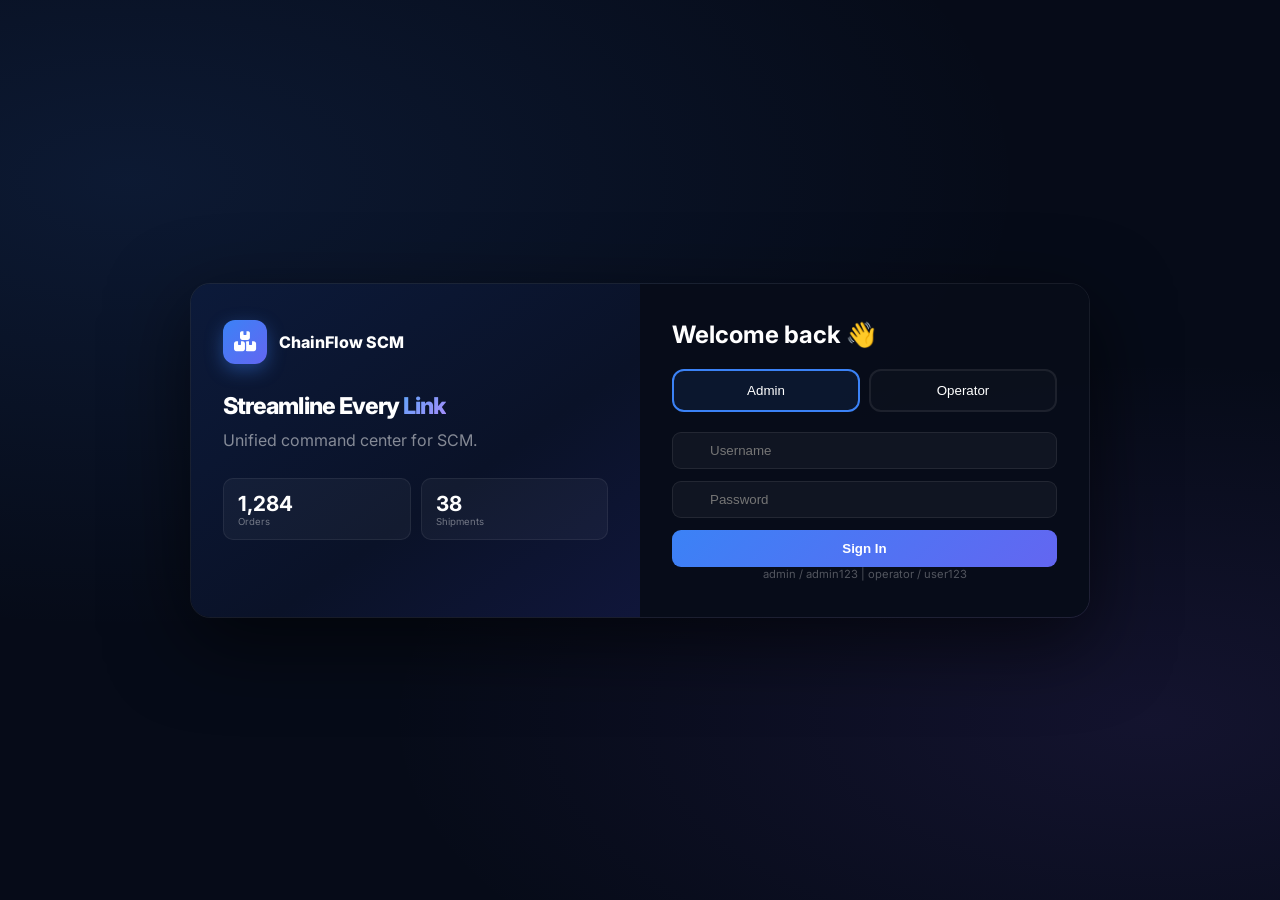
<file: index.html>
<!DOCTYPE html>
<html lang="en">
<head>
<meta charset="UTF-8">
<meta name="viewport" content="width=device-width, initial-scale=1.0">
<title>Dashboard – ChainFlow SCM</title>
<link rel="stylesheet" href="https://cdnjs.cloudflare.com/ajax/libs/font-awesome/6.4.0/css/all.min.css">
<style>
/* ── DESIGN SYSTEM ── */
@import url('https://fonts.googleapis.com/css2?family=Inter:wght@300;400;500;600;700;800&display=swap');
:root {
    --bg-primary: #060b18; --bg-secondary: #0d1526; --bg-card: rgba(15, 23, 42, 0.85); --bg-hover: rgba(30, 41, 59, 0.6); --bg-input: rgba(8, 14, 28, 0.9);
    --accent-blue: #3b82f6; --accent-indigo: #6366f1; --accent-purple: #8b5cf6; --accent-cyan: #06b6d4; --accent-green: #10b981; --accent-amber: #f59e0b; --accent-red: #ef4444;
    --glow-blue: rgba(59, 130, 246, 0.35); --glow-purple: rgba(139, 92, 246, 0.35);
    --text-primary: #f1f5f9; --text-secondary: #94a3b8; --text-muted: #475569; --text-xs: 0.75rem; --text-sm: 0.875rem; --text-base: 0.95rem;
    --border: rgba(255, 255, 255, 0.07); --border-light: rgba(255, 255, 255, 0.12); --border-accent: rgba(59, 130, 246, 0.3);
    --radius-xs: 4px; --radius-sm: 8px; --radius-md: 12px; --radius-lg: 16px; --radius-xl: 24px;
    --shadow-sm: 0 2px 8px rgba(0,0,0,0.3); --shadow-md: 0 4px 20px rgba(0,0,0,0.4); --shadow-lg: 0 8px 40px rgba(0,0,0,0.5); --shadow-glow: 0 0 30px var(--glow-blue);
    --transition: all 0.2s cubic-bezier(0.4, 0, 0.2, 1); --transition-slow: all 0.4s cubic-bezier(0.4, 0, 0.2, 1);
    --sidebar-width: 250px;
}
*, *::before, *::after { margin: 0; padding: 0; box-sizing: border-box; }
html { scroll-behavior: smooth; }
body { background: var(--bg-primary); background-image: radial-gradient(ellipse at 0% 0%, rgba(59,130,246,0.07) 0%, transparent 50%), radial-gradient(ellipse at 100% 100%, rgba(139,92,246,0.07) 0%, transparent 50%); color: var(--text-primary); font-family: 'Inter', sans-serif; font-size: var(--text-base); line-height: 1.6; -webkit-font-smoothing: antialiased; min-height: 100vh; overflow-x: hidden; }
a { color: inherit; text-decoration: none; }
::-webkit-scrollbar { width: 5px; height: 5px; } ::-webkit-scrollbar-track { background: transparent; } ::-webkit-scrollbar-thumb { background: rgba(255,255,255,0.1); border-radius: 10px; }
.glass { background: var(--bg-card); backdrop-filter: blur(20px) saturate(180%); border: 1px solid var(--border); }
.glass-card { background: var(--bg-card); backdrop-filter: blur(20px) saturate(180%); border: 1px solid var(--border); border-radius: var(--radius-lg); box-shadow: var(--shadow-md); transition: var(--transition); }
.glass-card:hover { border-color: var(--border-light); box-shadow: var(--shadow-lg); }
@keyframes fadeUp { from { opacity: 0; transform: translateY(16px); } to { opacity: 1; transform: translateY(0); } }
.fade-up { animation: fadeUp 0.45s cubic-bezier(0.16, 1, 0.3, 1) both; }
.delay-1 { animation-delay: 0.08s; } .delay-2 { animation-delay: 0.16s; } .delay-3 { animation-delay: 0.24s; }

/* ── COMPONENTS ── */
.app-container { display: flex; min-height: 100vh; }
.sidebar { width: var(--sidebar-width); height: 100vh; position: fixed; left: 0; top: 0; display: flex; flex-direction: column; z-index: 200; border-right: 1px solid var(--border); padding: 0; overflow: hidden; }
.sidebar-header { padding: 24px 20px 20px; border-bottom: 1px solid var(--border); }
.sidebar-logo { display: flex; align-items: center; gap: 10px; font-size: 1.1rem; font-weight: 700; color: var(--text-primary); }
.logo-icon { width: 36px; height: 36px; background: linear-gradient(135deg, var(--accent-blue), var(--accent-purple)); border-radius: var(--radius-sm); display: flex; align-items: center; justify-content: center; font-size: 1rem; color: #fff; box-shadow: 0 4px 12px var(--glow-blue); }
.sidebar-user { padding: 16px 20px; border-bottom: 1px solid var(--border); display: flex; align-items: center; gap: 10px; cursor: pointer; transition: var(--transition); }
.user-avatar { width: 34px; height: 34px; border-radius: 50%; background: linear-gradient(135deg, #3b82f6, #8b5cf6); display: flex; align-items: center; justify-content: center; font-weight: 700; font-size: 0.8rem; color: #fff; border: 2px solid rgba(255,255,255,0.15); }
.user-name { font-size: 0.82rem; font-weight: 600; } .user-role { font-size: 0.72rem; color: var(--text-muted); }
.sidebar-nav { flex: 1; padding: 12px 12px; overflow-y: auto; }
.nav-section-label { font-size: 0.65rem; font-weight: 600; text-transform: uppercase; color: var(--text-muted); padding: 12px 10px 6px; }
.nav-links { list-style: none; display: flex; flex-direction: column; gap: 2px; }
.nav-item a { display: flex; align-items: center; gap: 10px; padding: 9px 12px; border-radius: var(--radius-sm); color: var(--text-secondary); font-size: var(--text-sm); transition: var(--transition); }
.nav-item.active a { background: linear-gradient(135deg, rgba(59,130,246,0.15), rgba(99,102,241,0.15)); color: var(--accent-blue); border: 1px solid rgba(59,130,246,0.18); }
.main-content { flex: 1; margin-left: var(--sidebar-width); display: flex; flex-direction: column; min-height: 100vh; }
.topbar { position: sticky; top: 0; z-index: 100; padding: 0 32px; height: 64px; display: flex; align-items: center; justify-content: space-between; border-bottom: 1px solid var(--border); background: rgba(6, 11, 24, 0.85); backdrop-filter: blur(20px); }
.breadcrumb { display: flex; align-items: center; gap: 8px; font-size: var(--text-sm); color: var(--text-muted); }
.page-content { padding: 28px 32px; flex: 1; }
.stats-grid { display: grid; grid-template-columns: repeat(4, 1fr); gap: 18px; margin-bottom: 24px; }
.stat-card { padding: 22px; position: relative; overflow: hidden; transition: var(--transition); }
.stat-value { font-size: 2rem; font-weight: 700; letter-spacing: -0.04em; }
.table-toolbar { display: flex; justify-content: space-between; align-items: center; padding: 16px 20px; border-bottom: 1px solid var(--border); gap: 12px; }
.table-search input { background: var(--bg-input); border: 1px solid var(--border); border-radius: var(--radius-sm); padding: 8px 12px 8px 34px; color: var(--text-primary); font-size: var(--text-sm); }
table { width: 100%; border-collapse: separate; border-spacing: 0; }
th { padding: 12px 16px; font-size: var(--text-xs); font-weight: 600; text-transform: uppercase; color: var(--text-muted); border-bottom: 1px solid var(--border); }
td { padding: 14px 16px; font-size: var(--text-sm); border-bottom: 1px solid var(--border); }
.badge { padding: 3px 9px; border-radius: 20px; font-size: 0.72rem; font-weight: 600; display: inline-flex; align-items: center; gap: 5px; }
.badge.success { background: rgba(16,185,129,0.12); color: #34d399; }
.badge.warning { background: rgba(245,158,11,0.12); color: #fbbf24; }
.badge.danger { background: rgba(239,68,68,0.12); color: #f87171; }
.btn { display: inline-flex; align-items: center; gap: 7px; padding: 9px 18px; border-radius: var(--radius-sm); font-size: var(--text-sm); font-weight: 500; cursor: pointer; border: none; transition: var(--transition); }
.btn-primary { background: linear-gradient(135deg, var(--accent-blue), var(--accent-indigo)); color: #fff; box-shadow: 0 4px 14px var(--glow-blue); }
.modal-overlay { position: fixed; inset: 0; background: rgba(0,0,0,0.65); backdrop-filter: blur(6px); display: none; align-items: center; justify-content: center; z-index: 1000; padding: 20px; }
.modal-overlay.active { display: flex; }
.modal { width: 100%; max-width: 520px; border-radius: var(--radius-lg); padding: 28px; background: var(--bg-card); border: 1px solid var(--border); }
</style>
</head>
<body>
<div class="app-container">
  <nav class="sidebar glass">
    <div class="sidebar-header">
      <div class="sidebar-logo">
        <div class="logo-icon"><i class="fa-solid fa-boxes-stacked"></i></div>
        <div>ChainFlow<span class="logo-subtitle" style="display:block;font-size:0.65rem;font-weight:400;color:var(--text-muted);text-transform:uppercase;">Supply Chain Management</span></div>
      </div>
    </div>
    <div class="sidebar-user">
      <div class="user-avatar" id="user-avatar-initials">--</div>
      <div class="user-info"><div class="user-name">Loading...</div><div class="user-role">—</div></div>
      <span class="badge primary" id="role-tag" style="font-size:0.6rem;padding:2px 7px;"></span>
    </div>
    <div class="sidebar-nav">
      <div class="nav-section-label">Main Menu</div>
      <ul class="nav-links">
        <li class="nav-item active"><a href="index.html"><i class="fa-solid fa-chart-pie"></i> Dashboard</a></li>
        <li class="nav-item"><a href="products.html"><i class="fa-solid fa-box-open"></i> Products</a></li>
        <li class="nav-item"><a href="orders.html"><i class="fa-solid fa-file-invoice-dollar"></i> Orders</a></li>
        <li class="nav-item"><a href="shipments.html"><i class="fa-solid fa-truck-fast"></i> Shipments</a></li>
        <li class="nav-item"><a href="partners.html"><i class="fa-solid fa-handshake"></i> Partners</a></li>
      </ul>
      <div class="nav-section-label" style="margin-top:8px;">Management</div>
      <ul class="nav-links">
        <li class="nav-item"><a href="warehouses.html"><i class="fa-solid fa-warehouse"></i> Warehouses</a></li>
        <li class="nav-item" data-admin-only><a href="analytics.html"><i class="fa-solid fa-chart-line"></i> Analytics</a></li>
        <li class="nav-item" data-admin-only><a href="reports.html"><i class="fa-solid fa-file-export"></i> Reports</a></li>
      </ul>
    </div>
    <div class="sidebar-footer" style="padding:12px;border-top:1px solid var(--border);">
      <a href="#" onclick="signOut()" style="display:flex;align-items:center;gap:10px;padding:9px 12px;color:var(--text-muted);font-size:var(--text-sm);"><i class="fa-solid fa-right-from-bracket"></i> Sign Out</a>
    </div>
  </nav>

  <div class="main-content">
    <div class="topbar glass">
      <div class="topbar-left"><div class="breadcrumb"><span>Home</span><i class="fa-solid fa-chevron-right" style="font-size:0.7rem;margin:0 8px;"></i><span>Dashboard</span></div></div>
      <div class="topbar-right">
        <button class="btn btn-primary btn-sm" data-modal-target="quick-order-modal"><i class="fa-solid fa-plus"></i> New Order</button>
      </div>
    </div>

    <div class="page-content">
      <div class="page-header fade-up">
        <h1>Dashboard Overview</h1>
        <p style="color:var(--text-secondary);font-size:var(--text-sm);margin-top:4px;">Real-time supply chain monitoring and performance metrics.</p>
      </div>
      
      <div class="stats-grid fade-up delay-1">
        <div class="glass-card stat-card">
          <div class="stat-label" style="font-size:var(--text-xs);font-weight:600;color:var(--text-muted);text-transform:uppercase;">Total Products</div>
          <div class="stat-value" id="stat-products">0</div>
        </div>
        <div class="glass-card stat-card">
          <div class="stat-label" style="font-size:var(--text-xs);font-weight:600;color:var(--text-muted);text-transform:uppercase;">Active Orders</div>
          <div class="stat-value" id="stat-orders">0</div>
        </div>
        <div class="glass-card stat-card">
          <div class="stat-label" style="font-size:var(--text-xs);font-weight:600;color:var(--text-muted);text-transform:uppercase;">Live Shipments</div>
          <div class="stat-value" id="stat-shipments">0</div>
        </div>
        <div class="glass-card stat-card">
          <div class="stat-label" style="font-size:var(--text-xs);font-weight:600;color:var(--text-muted);text-transform:uppercase;">Low Stock Alerts</div>
          <div class="stat-value" id="stat-low-stock" style="color:var(--accent-red);">0</div>
        </div>
      </div>

      <div class="glass-card fade-up delay-2" style="padding:20px;">
        <div style="font-weight:600;margin-bottom:16px;">Recent Inventory Activity</div>
        <div class="table-container">
          <table>
            <thead><tr><th>Product</th><th>Status</th><th>Stock</th><th>Location</th></tr></thead>
            <tbody id="inventory-body"></tbody>
          </table>
        </div>
      </div>
    </div>
  </div>
</div>

<!-- Quick Order Modal -->
<div class="modal-overlay" id="quick-order-modal">
  <div class="modal">
    <div style="font-weight:700;font-size:1.1rem;margin-bottom:20px;">Create Quick Order</div>
    <div style="display:flex;flex-direction:column;gap:12px;">
      <select class="glass" id="retailer-select" style="padding:10px;border-radius:8px;color:white;background:var(--bg-input);border:1px solid var(--border);"></select>
      <select class="glass" id="product-select" style="padding:10px;border-radius:8px;color:white;background:var(--bg-input);border:1px solid var(--border);"></select>
      <input type="number" id="order-qty" placeholder="Quantity" style="padding:10px;border-radius:8px;color:white;background:var(--bg-input);border:1px solid var(--border);">
    </div>
    <div style="display:flex;justify-content:flex-end;gap:10px;margin-top:20px;">
      <button class="btn btn-secondary" data-modal-close>Cancel</button>
      <button class="btn btn-primary" onclick="placeQuickOrder()">Place Order</button>
    </div>
  </div>
</div>

<script>
/* ── AUTH & ROLE MANAGER ── */
const AUTH_KEY = 'chainflow_auth';
const ROLES = { admin: { label: 'Administrator', permissions: { viewDashboard: true, viewProducts: true, addProduct: true, editProduct: true, deleteProduct: true, viewOrders: true, addOrder: true, editOrder: true, deleteOrder: true, viewShipments: true, addShipment: true, editShipment: true, deleteShipment: true, viewPartners: true, addPartner: true, editPartner: true, deletePartner: true, viewWarehouses: true, addWarehouse: true, viewAnalytics: true, viewReports: true, viewSettings: true } }, user: { label: 'Operator', permissions: { viewDashboard: true, viewProducts: true, addOrder: true, viewOrders: true, viewShipments: true, viewPartners: true, viewWarehouses: true } } };
function getSession() { try { return JSON.parse(localStorage.getItem(AUTH_KEY)); } catch { return null; } }
function setSession(username, role) { localStorage.setItem(AUTH_KEY, JSON.stringify({ username, role, loginTime: new Date().toISOString() })); }
function signOut() { localStorage.removeItem(AUTH_KEY); window.location.href = 'login.html'; }
function requireAuth() { const s = getSession(); if (!s) { window.location.href = 'login.html'; return null; } return s; }
function can(p) { const s = getSession(); return s && ROLES[s.role]?.permissions[p]; }
function applyPermissions() {
  const s = getSession(); if (!s) return;
  document.querySelectorAll('.user-name').forEach(el => el.textContent = s.username);
  document.querySelectorAll('.user-role').forEach(el => el.textContent = ROLES[s.role]?.label);
  const tag = document.getElementById('role-tag'); if (tag) { tag.textContent = ROLES[s.role]?.label; tag.className = 'badge ' + (s.role === 'admin' ? 'primary' : 'success'); }
  document.querySelectorAll('[data-permission]').forEach(el => { if (!can(el.getAttribute('data-permission'))) el.style.display = 'none'; });
  if (s.role !== 'admin') document.querySelectorAll('[data-admin-only]').forEach(el => el.style.display = 'none');
}

/* ── MAIN UTILITIES ── */
function getStatusBadge(s) {
  s = s.toLowerCase(); let t = 'primary';
  if (s.includes('delivered') || s.includes('in stock') || s.includes('shipped')) t = 'success';
  else if (s.includes('pending') || s.includes('low stock') || s.includes('processing')) t = 'warning';
  else if (s.includes('out of stock') || s.includes('failed')) t = 'danger';
  return `<span class="badge ${t}">${s}</span>`;
}
document.addEventListener('DOMContentLoaded', () => {
  document.querySelectorAll('[data-modal-target]').forEach(t => t.onclick = () => document.getElementById(t.getAttribute('data-modal-target')).classList.add('active'));
  document.querySelectorAll('[data-modal-close]').forEach(c => c.onclick = () => c.closest('.modal-overlay').classList.remove('active'));
});

/* ── DASHBOARD LOGIC ── */
const API = 'https://full-boxes-stop.loca.lt/api';
const session = requireAuth();
if (session) applyPermissions();

async function init() {
  try {
    const [stats, products, partners] = await Promise.all([
      fetch(`${API}/stats`).then(r => r.json()),
      fetch(`${API}/products`).then(r => r.json()),
      fetch(`${API}/partners`).then(r => r.json())
    ]);
    document.getElementById('stat-products').textContent = stats.products;
    document.getElementById('stat-orders').textContent = stats.orders;
    document.getElementById('stat-shipments').textContent = stats.shipments;
    document.getElementById('stat-low-stock').textContent = stats.lowStock;
    
    const b = document.getElementById('inventory-body');
    products.slice(0, 6).forEach(p => {
      b.innerHTML += `<tr><td>${p.name}</td><td>${getStatusBadge(p.stock > 10 ? 'In Stock' : 'Low Stock')}</td><td>${p.stock}</td><td class="text-muted">${p.warehouse || 'Central'}</td></tr>`;
    });

    document.getElementById('retailer-select').innerHTML = partners.filter(p => p.type==='RETAILER').map(p => `<option value="${p.id}">${p.name}</option>`).join('');
    document.getElementById('product-select').innerHTML = products.map(p => `<option value="${p.id}">${p.name} ($${p.price})</option>`).join('');
  } catch (err) { console.error(err); }
}

async function placeQuickOrder() {
  const retailerId = document.getElementById('retailer-select').value;
  const productId = document.getElementById('product-select').value;
  const quantity = document.getElementById('order-qty').value;
  if (!quantity) return alert('Enter quantity');
  try {
    const res = await fetch(`${API}/orders`, {
      method: 'POST',
      headers: { 'Content-Type': 'application/json' },
      body: JSON.stringify({ retailerId, productId, quantity, amount: 0 })
    });
    if ((await res.json()).success) { alert('Order placed!'); location.reload(); }
  } catch (err) { alert('Error'); }
}

init();
</script>
</body>
</html>
</file>
